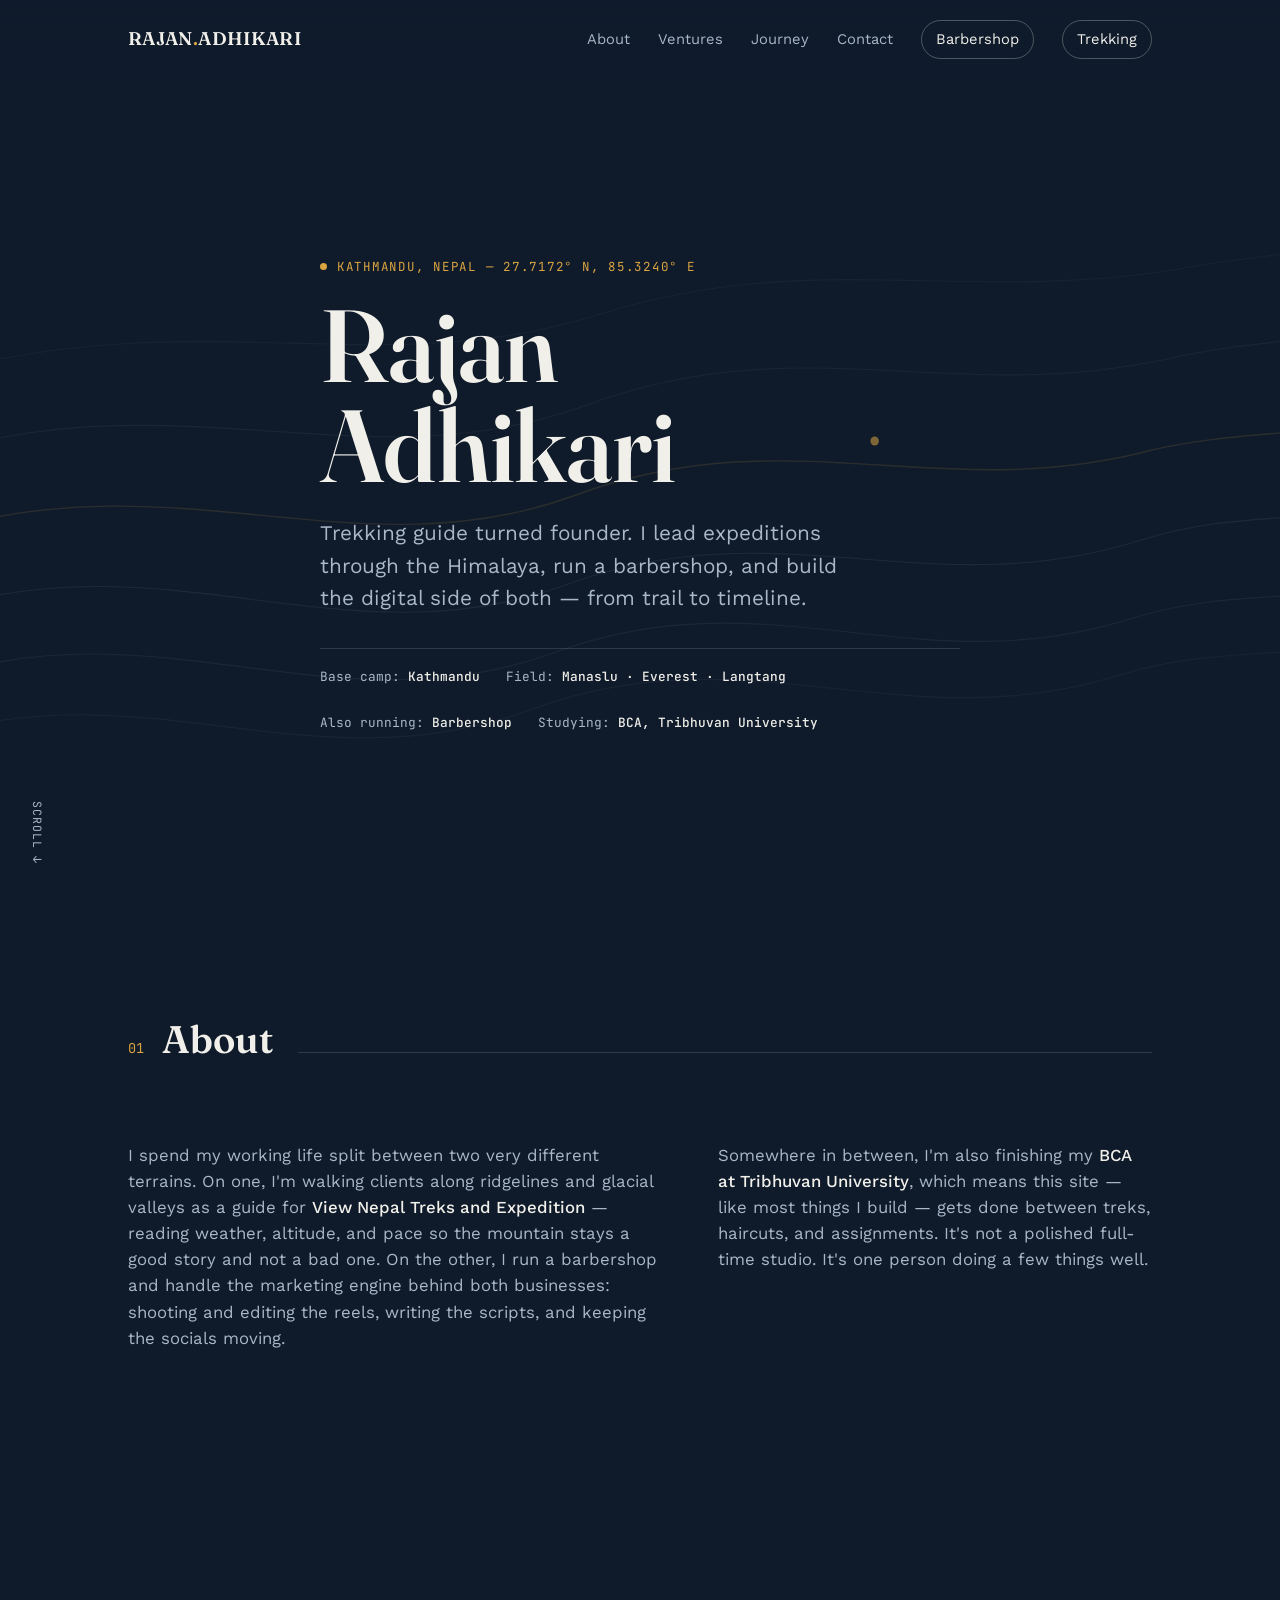
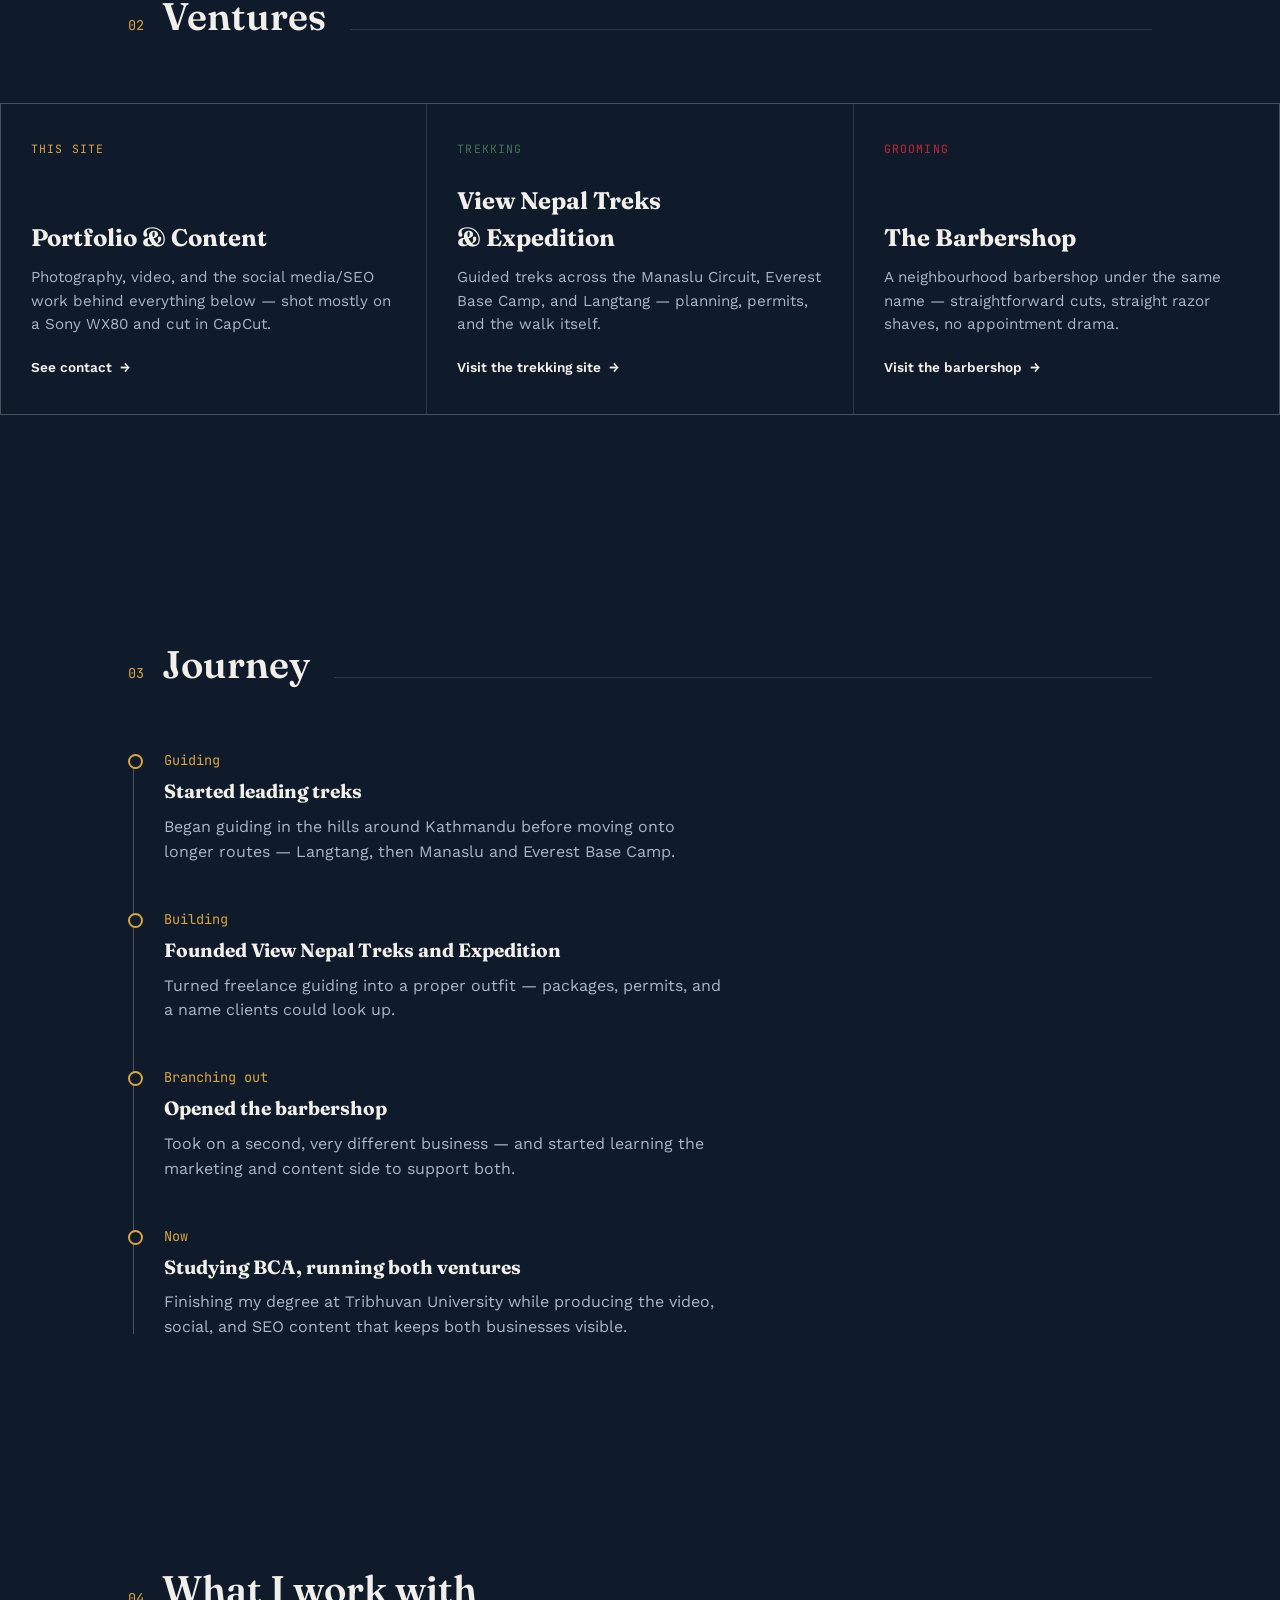
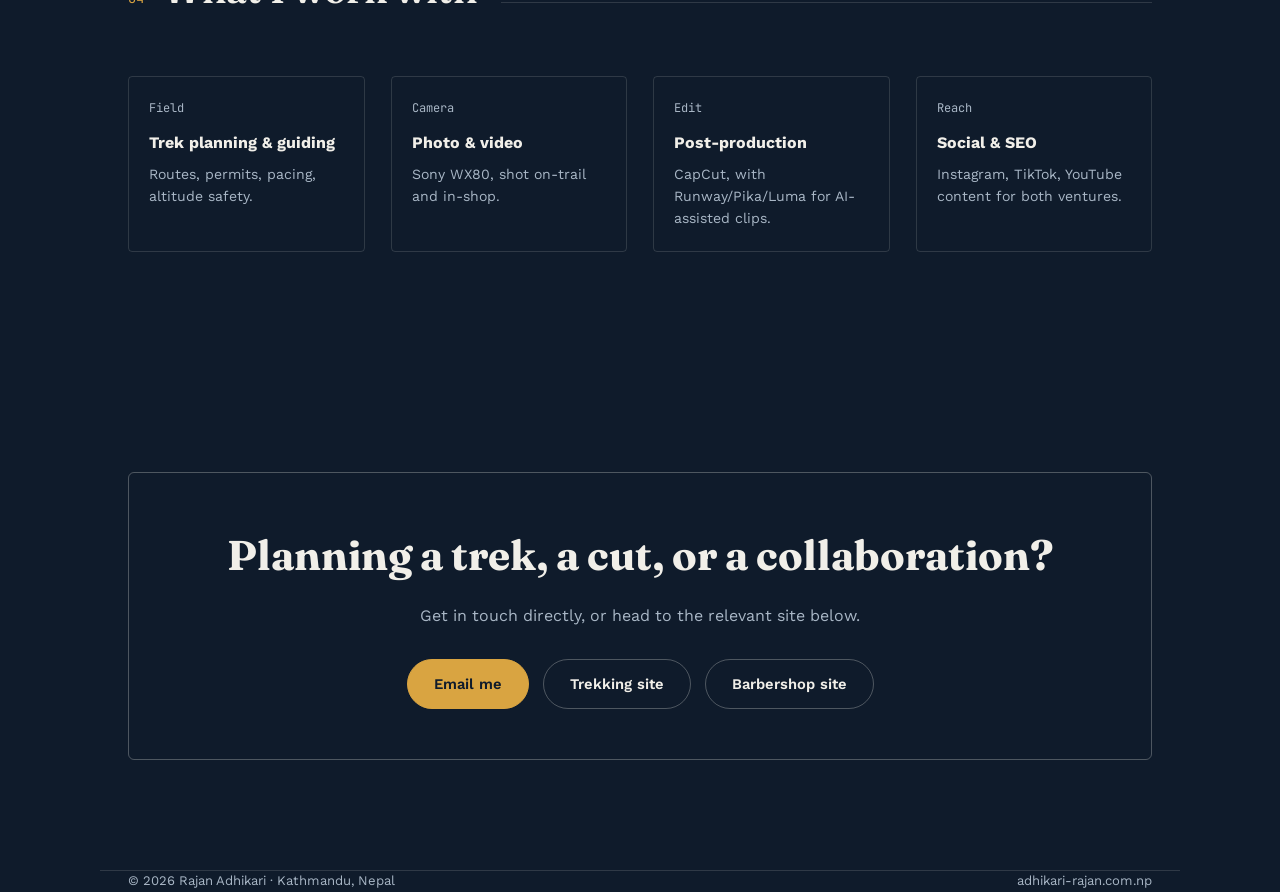
<file: index.html>
<!DOCTYPE html>
<html lang="en">
<head>
<meta charset="UTF-8">
<meta name="viewport" content="width=device-width, initial-scale=1.0">
<title>Rajan Adhikari — Trekking Guide &amp; Founder, Kathmandu</title>
<meta name="description" content="Rajan Adhikari — trekking guide and entrepreneur based in Kathmandu, Nepal. Founder of View Nepal Treks and Expedition, with ventures in grooming and digital content.">
<link rel="preconnect" href="https://fonts.googleapis.com">
<link href="https://fonts.googleapis.com/css2?family=Fraunces:wght@500;600;700&family=Work+Sans:wght@400;500;600&family=JetBrains+Mono:wght@400;500&display=swap" rel="stylesheet">
<link rel="stylesheet" href="/style.css">
</head>
<body>

<nav class="site-nav">
  <div class="wrap">
    <a href="/" class="brandmark">RAJAN<span class="dot">.</span>ADHIKARI</a>
    <button class="nav-toggle">☰</button>
    <div class="nav-links">
      <a href="#about">About</a>
      <a href="#ventures">Ventures</a>
      <a href="#journey">Journey</a>
      <a href="#contact">Contact</a>
      <a href="/barbershop/" class="venture">Barbershop</a>
      <a href="/travel/" class="venture">Trekking</a>
    </div>
  </div>
</nav>

<header class="hero">
  <div class="contour-field">
    <svg viewBox="0 0 1200 800" preserveAspectRatio="none" xmlns="http://www.w3.org/2000/svg">
      <path d="M-50,650 C150,600 300,700 500,630 C700,560 850,660 1050,600 C1150,570 1250,590 1300,560" fill="none" stroke="#F1EFE9" stroke-opacity="0.08" stroke-width="1"/>
      <path d="M-50,600 C150,540 320,650 520,580 C720,510 860,610 1060,550 C1160,520 1250,540 1300,510" fill="none" stroke="#F1EFE9" stroke-opacity="0.10" stroke-width="1"/>
      <path d="M-50,540 C160,480 330,590 530,520 C730,450 870,540 1070,480 C1170,450 1250,470 1300,440" fill="none" stroke="#F1EFE9" stroke-opacity="0.12" stroke-width="1"/>
      <path d="M-50,470 C170,410 340,510 540,440 C740,370 880,450 1080,400 C1170,380 1250,390 1300,365" fill="none" stroke="#D9A441" stroke-opacity="0.25" stroke-width="1.2"/>
      <path d="M-50,400 C180,340 350,430 550,360 C750,290 890,360 1090,320 C1180,300 1250,305 1300,285" fill="none" stroke="#F1EFE9" stroke-opacity="0.09" stroke-width="1"/>
      <path d="M-50,330 C190,270 360,340 560,280 C760,220 900,270 1100,240 C1180,225 1250,225 1300,210" fill="none" stroke="#F1EFE9" stroke-opacity="0.07" stroke-width="1"/>
      <circle cx="820" cy="392" r="4" fill="#D9A441"/>
    </svg>
  </div>

  <div class="wrap hero-inner">
    <div class="eyebrow"><span class="pulse"></span> Kathmandu, Nepal — 27.7172° N, 85.3240° E</div>
    <h1>Rajan<br>Adhikari</h1>
    <p class="lede">Trekking guide turned founder. I lead expeditions through the Himalaya, run a barbershop, and build the digital side of both — from trail to timeline.</p>
    <div class="coord-strip">
      <span>Base camp: <b>Kathmandu</b></span>
      <span>Field: <b>Manaslu · Everest · Langtang</b></span>
      <span>Also running: <b>Barbershop</b></span>
      <span>Studying: <b>BCA, Tribhuvan University</b></span>
    </div>
  </div>
  <div class="scroll-cue">Scroll ↓</div>
</header>

<section id="about">
  <div class="wrap">
    <div class="section-head">
      <span class="section-num">01</span>
      <h2>About</h2>
      <div class="section-rule"></div>
    </div>
    <div class="about-grid reveal">
      <p>
        I spend my working life split between two very different terrains. On one, I'm walking clients
        along ridgelines and glacial valleys as a guide for <strong>View Nepal Treks and Expedition</strong> —
        reading weather, altitude, and pace so the mountain stays a good story and not a bad one.
        On the other, I run a barbershop and handle the marketing engine behind both businesses:
        shooting and editing the reels, writing the scripts, and keeping the socials moving.
      </p>
      <p>
        Somewhere in between, I'm also finishing my <strong>BCA at Tribhuvan University</strong>,
        which means this site — like most things I build — gets done between treks, haircuts, and
        assignments. It's not a polished full-time studio. It's one person doing a few things well.
      </p>
    </div>
  </div>
</section>

<section id="ventures">
  <div class="wrap">
    <div class="section-head">
      <span class="section-num">02</span>
      <h2>Ventures</h2>
      <div class="section-rule"></div>
    </div>
  </div>
  <div class="ventures reveal">
    <div class="venture-card gold">
      <div class="venture-tag">This site</div>
      <h3>Portfolio &amp; Content</h3>
      <p>Photography, video, and the social media/SEO work behind everything below — shot mostly on a Sony WX80 and cut in CapCut.</p>
      <a href="#contact" class="venture-link">See contact <span class="arrow">→</span></a>
    </div>
    <div class="venture-card green">
      <div class="venture-tag">Trekking</div>
      <h3>View Nepal Treks<br>&amp; Expedition</h3>
      <p>Guided treks across the Manaslu Circuit, Everest Base Camp, and Langtang — planning, permits, and the walk itself.</p>
      <a href="/travel/" class="venture-link">Visit the trekking site <span class="arrow">→</span></a>
    </div>
    <div class="venture-card red">
      <div class="venture-tag">Grooming</div>
      <h3>The Barbershop</h3>
      <p>A neighbourhood barbershop under the same name — straightforward cuts, straight razor shaves, no appointment drama.</p>
      <a href="/barbershop/" class="venture-link">Visit the barbershop <span class="arrow">→</span></a>
    </div>
  </div>
</section>

<section id="journey">
  <div class="wrap">
    <div class="section-head">
      <span class="section-num">03</span>
      <h2>Journey</h2>
      <div class="section-rule"></div>
    </div>
    <div class="timeline reveal">
      <div class="tl-item">
        <div class="tl-year">Guiding</div>
        <h4>Started leading treks</h4>
        <p>Began guiding in the hills around Kathmandu before moving onto longer routes — Langtang, then Manaslu and Everest Base Camp.</p>
      </div>
      <div class="tl-item">
        <div class="tl-year">Building</div>
        <h4>Founded View Nepal Treks and Expedition</h4>
        <p>Turned freelance guiding into a proper outfit — packages, permits, and a name clients could look up.</p>
      </div>
      <div class="tl-item">
        <div class="tl-year">Branching out</div>
        <h4>Opened the barbershop</h4>
        <p>Took on a second, very different business — and started learning the marketing and content side to support both.</p>
      </div>
      <div class="tl-item">
        <div class="tl-year">Now</div>
        <h4>Studying BCA, running both ventures</h4>
        <p>Finishing my degree at Tribhuvan University while producing the video, social, and SEO content that keeps both businesses visible.</p>
      </div>
    </div>
  </div>
</section>

<section id="focus">
  <div class="wrap">
    <div class="section-head">
      <span class="section-num">04</span>
      <h2>What I work with</h2>
      <div class="section-rule"></div>
    </div>
    <div class="focus-grid reveal">
      <div class="focus-item">
        <span class="n">Field</span>
        <h4>Trek planning &amp; guiding</h4>
        <p>Routes, permits, pacing, altitude safety.</p>
      </div>
      <div class="focus-item">
        <span class="n">Camera</span>
        <h4>Photo &amp; video</h4>
        <p>Sony WX80, shot on-trail and in-shop.</p>
      </div>
      <div class="focus-item">
        <span class="n">Edit</span>
        <h4>Post-production</h4>
        <p>CapCut, with Runway/Pika/Luma for AI-assisted clips.</p>
      </div>
      <div class="focus-item">
        <span class="n">Reach</span>
        <h4>Social &amp; SEO</h4>
        <p>Instagram, TikTok, YouTube content for both ventures.</p>
      </div>
    </div>
  </div>
</section>

<section id="contact">
  <div class="wrap">
    <div class="contact-box reveal">
      <h2>Planning a trek, a cut, or a collaboration?</h2>
      <p>Get in touch directly, or head to the relevant site below.</p>
      <div class="contact-links">
        <a href="mailto:hello@adhikari-rajan.com.np" class="btn primary">Email me</a>
        <a href="/travel/" class="btn ghost">Trekking site</a>
        <a href="/barbershop/" class="btn ghost">Barbershop site</a>
      </div>
    </div>
  </div>
</section>

<footer class="wrap">
  <span>© <span id="year"></span> Rajan Adhikari · Kathmandu, Nepal</span>
  <span>adhikari-rajan.com.np</span>
</footer>

<script>document.getElementById('year').textContent = new Date().getFullYear();</script>
<script src="/script.js"></script>
</body>
</html>
</file>
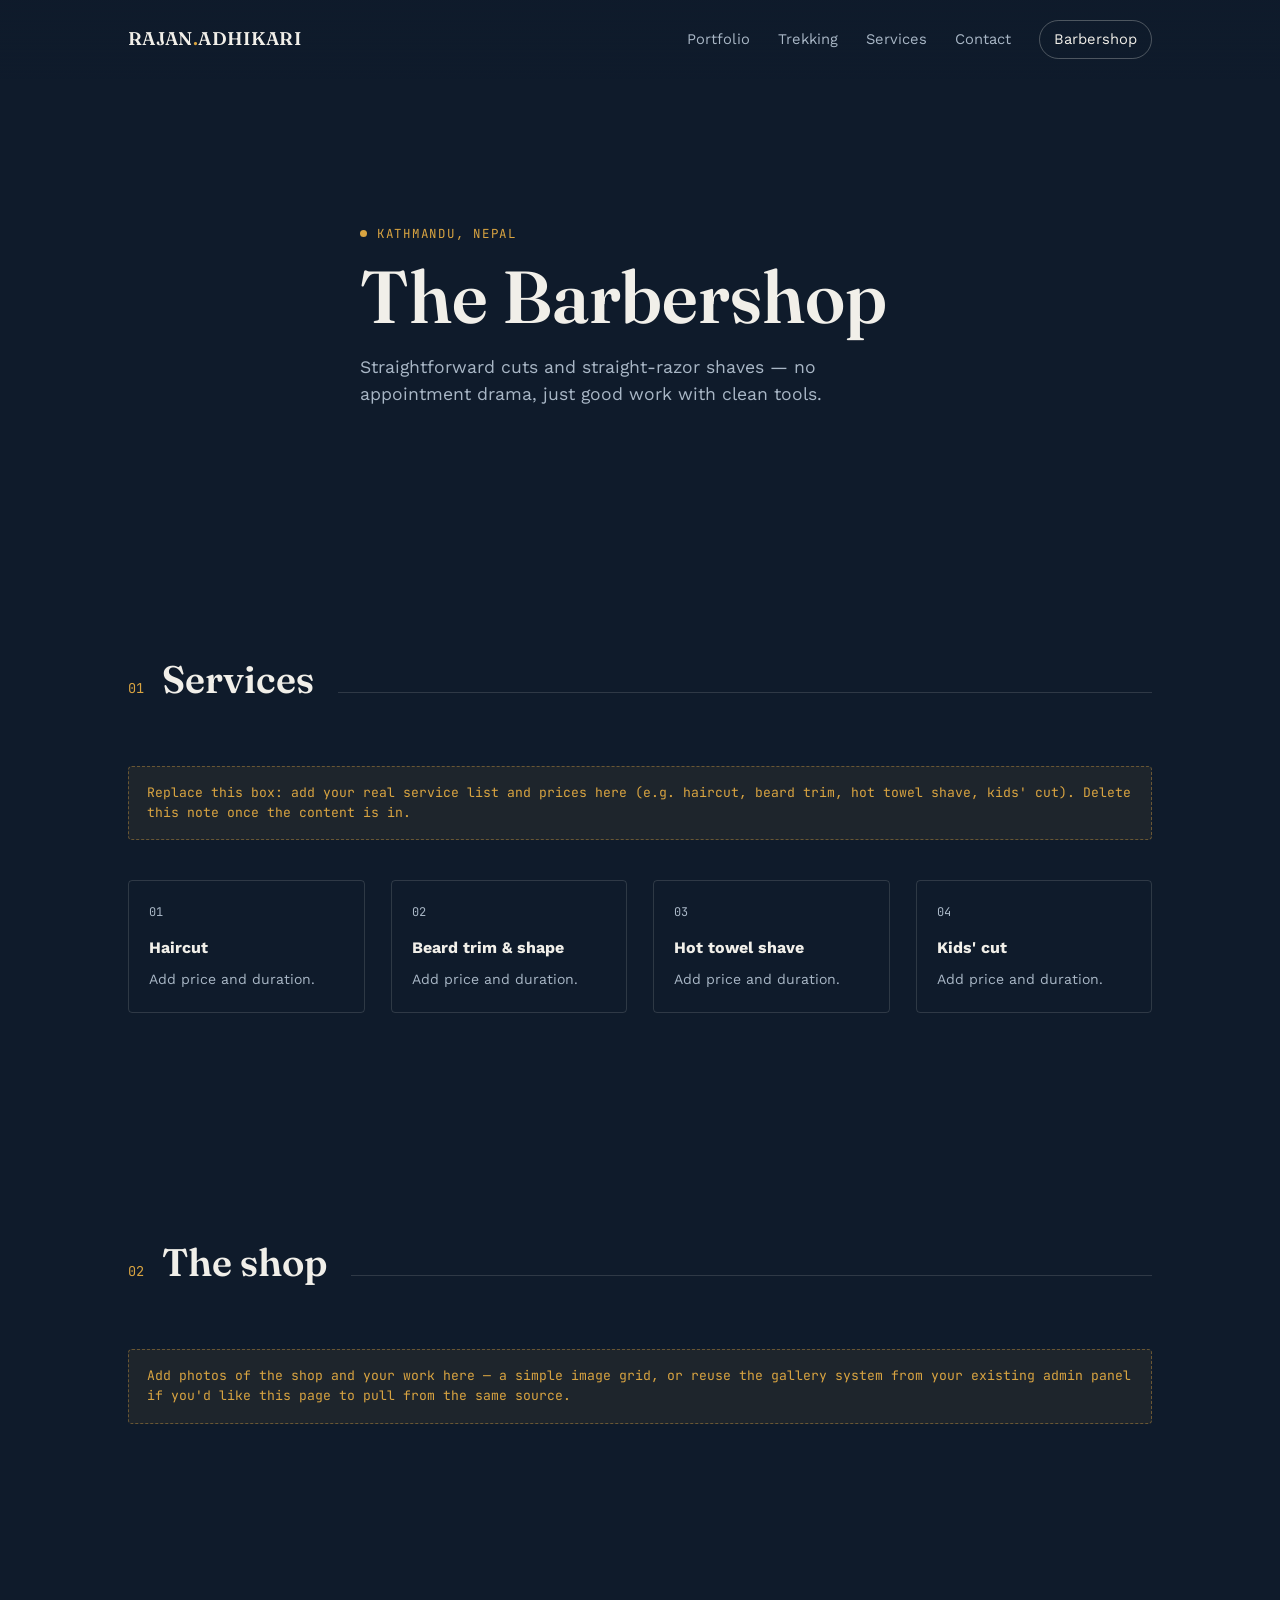
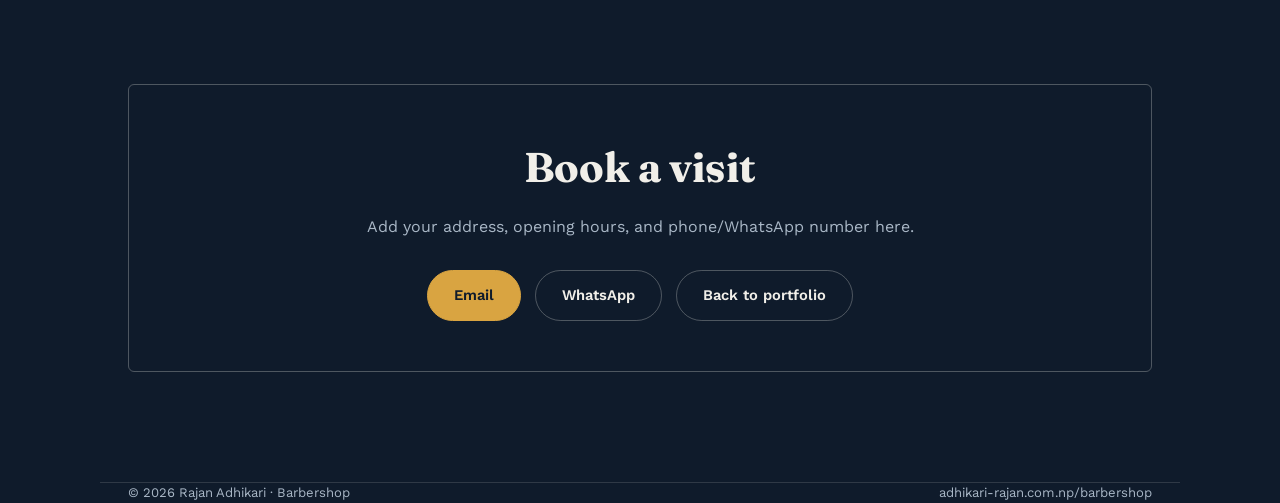
<file: barbershop/index.html>
<!DOCTYPE html>
<html lang="en">
<head>
<meta charset="UTF-8">
<meta name="viewport" content="width=device-width, initial-scale=1.0">
<title>Barbershop — Rajan Adhikari</title>
<meta name="description" content="Barbershop by Rajan Adhikari — cuts, shaves, and grooming in Kathmandu.">
<link rel="preconnect" href="https://fonts.googleapis.com">
<link href="https://fonts.googleapis.com/css2?family=Fraunces:wght@500;600;700&family=Work+Sans:wght@400;500;600&family=JetBrains+Mono:wght@400;500&display=swap" rel="stylesheet">
<link rel="stylesheet" href="/style.css">
</head>
<body>

<nav class="site-nav">
  <div class="wrap">
    <a href="/" class="brandmark">RAJAN<span class="dot">.</span>ADHIKARI</a>
    <button class="nav-toggle">☰</button>
    <div class="nav-links">
      <a href="/">Portfolio</a>
      <a href="/travel/">Trekking</a>
      <a href="#services">Services</a>
      <a href="#contact">Contact</a>
      <a href="/barbershop/" class="venture active">Barbershop</a>
    </div>
  </div>
</nav>

<header class="subhero">
  <div class="wrap">
    <div class="eyebrow"><span class="pulse"></span> Kathmandu, Nepal</div>
    <h1>The Barbershop</h1>
    <p class="lede">Straightforward cuts and straight-razor shaves — no appointment drama, just good work with clean tools.</p>
  </div>
</header>

<section id="services">
  <div class="wrap">
    <div class="section-head">
      <span class="section-num">01</span>
      <h2>Services</h2>
      <div class="section-rule"></div>
    </div>
    <div class="placeholder-note reveal">
      Replace this box: add your real service list and prices here (e.g. haircut, beard trim, hot towel shave, kids' cut).
      Delete this note once the content is in.
    </div>
    <div class="focus-grid reveal">
      <div class="focus-item">
        <span class="n">01</span>
        <h4>Haircut</h4>
        <p>Add price and duration.</p>
      </div>
      <div class="focus-item">
        <span class="n">02</span>
        <h4>Beard trim &amp; shape</h4>
        <p>Add price and duration.</p>
      </div>
      <div class="focus-item">
        <span class="n">03</span>
        <h4>Hot towel shave</h4>
        <p>Add price and duration.</p>
      </div>
      <div class="focus-item">
        <span class="n">04</span>
        <h4>Kids' cut</h4>
        <p>Add price and duration.</p>
      </div>
    </div>
  </div>
</section>

<section id="gallery">
  <div class="wrap">
    <div class="section-head">
      <span class="section-num">02</span>
      <h2>The shop</h2>
      <div class="section-rule"></div>
    </div>
    <div class="placeholder-note reveal">
      Add photos of the shop and your work here — a simple image grid, or reuse the gallery system from your
      existing admin panel if you'd like this page to pull from the same source.
    </div>
  </div>
</section>

<section id="contact">
  <div class="wrap">
    <div class="contact-box reveal">
      <h2>Book a visit</h2>
      <p>Add your address, opening hours, and phone/WhatsApp number here.</p>
      <div class="contact-links">
        <a href="mailto:hello@adhikari-rajan.com.np" class="btn primary">Email</a>
        <a href="#" class="btn ghost">WhatsApp</a>
        <a href="/" class="btn ghost">Back to portfolio</a>
      </div>
    </div>
  </div>
</section>

<footer class="wrap">
  <span>© <span id="year"></span> Rajan Adhikari · Barbershop</span>
  <span>adhikari-rajan.com.np/barbershop</span>
</footer>

<script>document.getElementById('year').textContent = new Date().getFullYear();</script>
<script src="/script.js"></script>
</body>
</html>
</file>
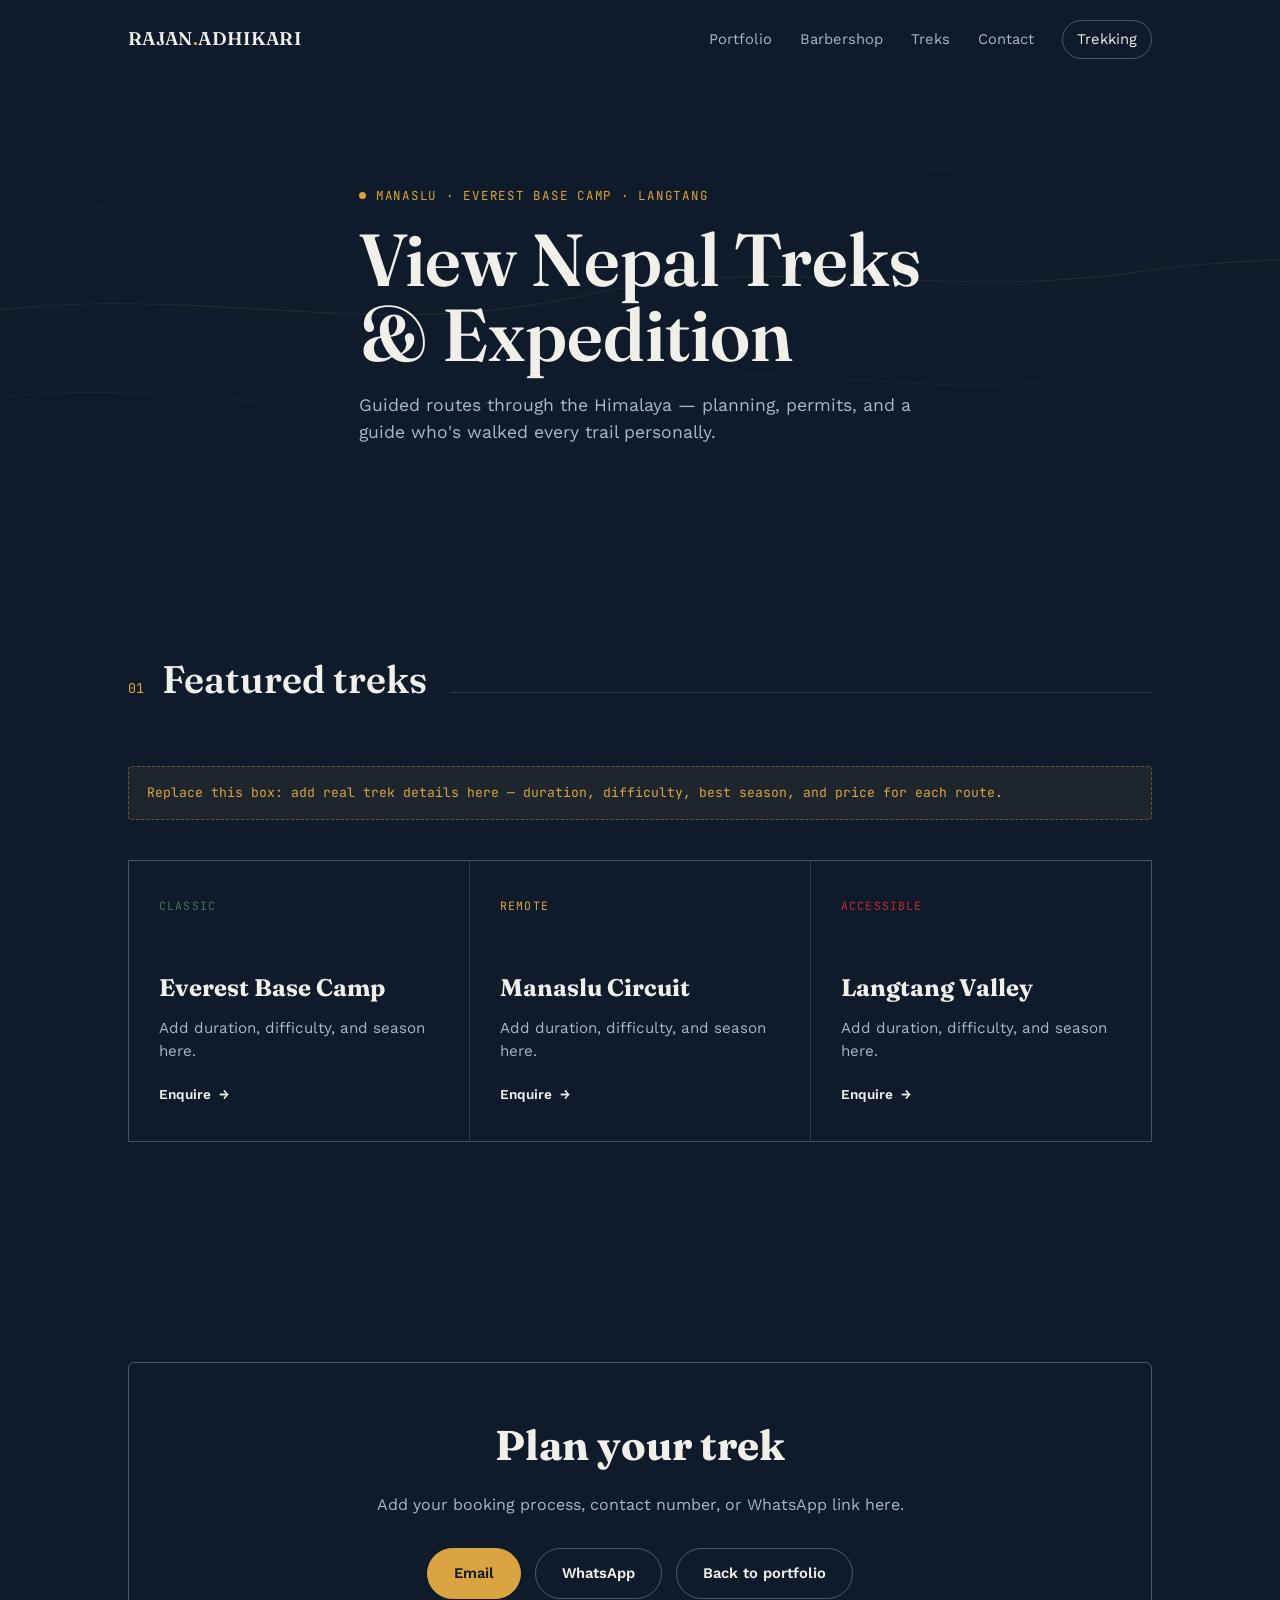
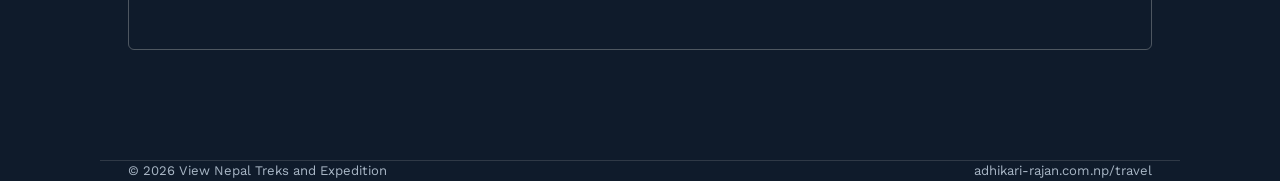
<file: travel/index.html>
<!DOCTYPE html>
<html lang="en">
<head>
<meta charset="UTF-8">
<meta name="viewport" content="width=device-width, initial-scale=1.0">
<title>View Nepal Treks and Expedition — Rajan Adhikari</title>
<meta name="description" content="View Nepal Treks and Expedition — guided treks across the Manaslu Circuit, Everest Base Camp, and Langtang, led by Rajan Adhikari.">
<link rel="preconnect" href="https://fonts.googleapis.com">
<link href="https://fonts.googleapis.com/css2?family=Fraunces:wght@500;600;700&family=Work+Sans:wght@400;500;600&family=JetBrains+Mono:wght@400;500&display=swap" rel="stylesheet">
<link rel="stylesheet" href="/style.css">
</head>
<body>

<nav class="site-nav">
  <div class="wrap">
    <a href="/" class="brandmark">RAJAN<span class="dot">.</span>ADHIKARI</a>
    <button class="nav-toggle">☰</button>
    <div class="nav-links">
      <a href="/">Portfolio</a>
      <a href="/barbershop/">Barbershop</a>
      <a href="#treks">Treks</a>
      <a href="#contact">Contact</a>
      <a href="/travel/" class="venture active">Trekking</a>
    </div>
  </div>
</nav>

<header class="subhero">
  <div class="contour-field">
    <svg viewBox="0 0 1200 800" preserveAspectRatio="none" xmlns="http://www.w3.org/2000/svg">
      <path d="M-50,600 C150,540 320,650 520,580 C720,510 860,610 1060,550 C1160,520 1250,540 1300,510" fill="none" stroke="#F1EFE9" stroke-opacity="0.10" stroke-width="1"/>
      <path d="M-50,470 C170,410 340,510 540,440 C740,370 880,450 1080,400 C1170,380 1250,390 1300,365" fill="none" stroke="#D9A441" stroke-opacity="0.22" stroke-width="1.2"/>
      <path d="M-50,330 C190,270 360,340 560,280 C760,220 900,270 1100,240 C1180,225 1250,225 1300,210" fill="none" stroke="#F1EFE9" stroke-opacity="0.08" stroke-width="1"/>
    </svg>
  </div>
  <div class="wrap hero-inner">
    <div class="eyebrow"><span class="pulse"></span> Manaslu · Everest Base Camp · Langtang</div>
    <h1>View Nepal Treks<br>&amp; Expedition</h1>
    <p class="lede">Guided routes through the Himalaya — planning, permits, and a guide who's walked every trail personally.</p>
  </div>
</header>

<section id="treks">
  <div class="wrap">
    <div class="section-head">
      <span class="section-num">01</span>
      <h2>Featured treks</h2>
      <div class="section-rule"></div>
    </div>
    <div class="placeholder-note reveal">
      Replace this box: add real trek details here — duration, difficulty, best season, and price for each route.
    </div>
    <div class="ventures reveal" style="border:1px solid var(--line); background:var(--line);">
      <div class="venture-card green">
        <div class="venture-tag">Classic</div>
        <h3>Everest Base Camp</h3>
        <p>Add duration, difficulty, and season here.</p>
        <a href="#contact" class="venture-link">Enquire <span class="arrow">→</span></a>
      </div>
      <div class="venture-card gold">
        <div class="venture-tag">Remote</div>
        <h3>Manaslu Circuit</h3>
        <p>Add duration, difficulty, and season here.</p>
        <a href="#contact" class="venture-link">Enquire <span class="arrow">→</span></a>
      </div>
      <div class="venture-card red">
        <div class="venture-tag">Accessible</div>
        <h3>Langtang Valley</h3>
        <p>Add duration, difficulty, and season here.</p>
        <a href="#contact" class="venture-link">Enquire <span class="arrow">→</span></a>
      </div>
    </div>
  </div>
</section>

<section id="contact">
  <div class="wrap">
    <div class="contact-box reveal">
      <h2>Plan your trek</h2>
      <p>Add your booking process, contact number, or WhatsApp link here.</p>
      <div class="contact-links">
        <a href="mailto:hello@adhikari-rajan.com.np" class="btn primary">Email</a>
        <a href="#" class="btn ghost">WhatsApp</a>
        <a href="/" class="btn ghost">Back to portfolio</a>
      </div>
    </div>
  </div>
</section>

<footer class="wrap">
  <span>© <span id="year"></span> View Nepal Treks and Expedition</span>
  <span>adhikari-rajan.com.np/travel</span>
</footer>

<script>document.getElementById('year').textContent = new Date().getFullYear();</script>
<script src="/script.js"></script>
</body>
</html>
</file>
<file: style.css>
/* ===================================================================
   adhikari-rajan.com.np — shared styles
   Theme: night sky over the Himalaya + prayer-flag accents + contour lines
   =================================================================== */

:root{
  --bg:        #0F1B2B;   /* deep dusk-blue, high-altitude night sky */
  --bg-alt:    #16273A;   /* slightly lighter panel */
  --ink:       #F1EFE9;   /* warm snow white */
  --ink-dim:   #A9B7C6;   /* muted blue-grey for secondary text */
  --red:       #C1272D;   /* prayer-flag red */
  --gold:      #D9A441;   /* prayer-flag gold */
  --green:     #3F7355;   /* prayer-flag green, muted */
  --line:      rgba(241,239,233,0.14);
  --line-strong: rgba(241,239,233,0.28);

  --display: "Fraunces", "Georgia", serif;
  --body:    "Work Sans", "Helvetica Neue", Arial, sans-serif;
  --mono:    "JetBrains Mono", "Courier New", monospace;
}

*{ box-sizing:border-box; }
html{ scroll-behavior:smooth; }

body{
  margin:0;
  background:var(--bg);
  color:var(--ink);
  font-family:var(--body);
  line-height:1.55;
  -webkit-font-smoothing:antialiased;
}

a{ color:inherit; text-decoration:none; }

img{ max-width:100%; display:block; }

.wrap{
  max-width:1080px;
  margin:0 auto;
  padding:0 28px;
}

/* ---------- Nav ---------- */
.site-nav{
  position:fixed;
  top:0; left:0; right:0;
  z-index:100;
  padding:20px 0;
  background:linear-gradient(to bottom, rgba(15,27,43,0.92), rgba(15,27,43,0));
  transition:background .3s ease, padding .3s ease;
}
.site-nav.scrolled{
  background:rgba(15,27,43,0.92);
  backdrop-filter:blur(6px);
  padding:14px 0;
  border-bottom:1px solid var(--line);
}
.site-nav .wrap{
  display:flex;
  align-items:center;
  justify-content:space-between;
}
.brandmark{
  font-family:var(--display);
  font-weight:600;
  font-size:1.15rem;
  letter-spacing:.02em;
}
.brandmark .dot{ color:var(--gold); }

.nav-links{
  display:flex;
  gap:28px;
  align-items:center;
  font-size:.92rem;
}
.nav-links a{
  color:var(--ink-dim);
  transition:color .2s ease;
}
.nav-links a:hover, .nav-links a.active{ color:var(--ink); }
.nav-links a.venture{
  border:1px solid var(--line-strong);
  padding:7px 14px;
  border-radius:100px;
  color:var(--ink);
}
.nav-links a.venture:hover{ border-color:var(--gold); color:var(--gold); }

.nav-toggle{ display:none; }

@media (max-width:720px){
  .nav-links{
    position:fixed;
    top:0; right:0;
    height:100vh;
    width:min(78vw, 320px);
    background:var(--bg-alt);
    flex-direction:column;
    justify-content:center;
    align-items:flex-start;
    padding:0 40px;
    gap:24px;
    transform:translateX(100%);
    transition:transform .35s ease;
    border-left:1px solid var(--line);
  }
  .nav-links.open{ transform:translateX(0); }
  .nav-toggle{
    display:block;
    background:none; border:none; color:var(--ink);
    font-size:1.6rem; cursor:pointer; line-height:1;
  }
}

/* ---------- Hero ---------- */
.hero{
  position:relative;
  min-height:100vh;
  display:flex;
  flex-direction:column;
  justify-content:center;
  overflow:hidden;
  padding-top:90px;
}
.contour-field{
  position:absolute;
  inset:0;
  z-index:0;
  opacity:.55;
  pointer-events:none;
}
.contour-field svg{ width:100%; height:100%; }

.hero-inner{ position:relative; z-index:1; }

.eyebrow{
  font-family:var(--mono);
  font-size:.78rem;
  letter-spacing:.14em;
  text-transform:uppercase;
  color:var(--gold);
  margin-bottom:18px;
  display:flex;
  align-items:center;
  gap:10px;
}
.eyebrow .pulse{
  width:7px; height:7px; border-radius:50%;
  background:var(--gold);
  box-shadow:0 0 0 0 rgba(217,164,65,.6);
  animation:pulse 2.4s infinite;
}
@keyframes pulse{
  0%{ box-shadow:0 0 0 0 rgba(217,164,65,.55); }
  70%{ box-shadow:0 0 0 12px rgba(217,164,65,0); }
  100%{ box-shadow:0 0 0 0 rgba(217,164,65,0); }
}

.hero h1{
  font-family:var(--display);
  font-weight:600;
  font-size:clamp(2.8rem, 9vw, 6.4rem);
  line-height:.98;
  margin:0 0 22px;
  letter-spacing:-.01em;
}
.hero p.lede{
  font-size:clamp(1.05rem, 2vw, 1.3rem);
  color:var(--ink-dim);
  max-width:540px;
  margin:0 0 34px;
}

.coord-strip{
  font-family:var(--mono);
  font-size:.8rem;
  color:var(--ink-dim);
  display:flex;
  gap:26px;
  flex-wrap:wrap;
  border-top:1px solid var(--line);
  padding-top:18px;
  max-width:640px;
}
.coord-strip span b{ color:var(--ink); font-weight:500; }

.scroll-cue{
  position:absolute;
  bottom:36px; left:28px;
  font-family:var(--mono);
  font-size:.72rem;
  color:var(--ink-dim);
  letter-spacing:.08em;
  text-transform:uppercase;
  writing-mode:vertical-rl;
}

/* ---------- Section scaffolding ---------- */
section{ padding:110px 0; position:relative; }
.section-head{
  display:flex;
  align-items:baseline;
  gap:18px;
  margin-bottom:56px;
}
.section-num{
  font-family:var(--mono);
  color:var(--gold);
  font-size:.85rem;
}
.section-head h2{
  font-family:var(--display);
  font-weight:600;
  font-size:clamp(1.7rem, 3.4vw, 2.4rem);
  margin:0;
}
.section-rule{
  flex:1;
  height:1px;
  background:var(--line);
  margin-left:6px;
}

/* ---------- About ---------- */
.about-grid{
  display:grid;
  grid-template-columns:1.1fr .9fr;
  gap:60px;
}
@media (max-width:800px){ .about-grid{ grid-template-columns:1fr; } }
.about-grid p{ color:var(--ink-dim); font-size:1.05rem; }
.about-grid p strong{ color:var(--ink); font-weight:500; }

.stat-block{
  border-left:1px solid var(--line-strong);
  padding-left:22px;
}
.stat-row{
  display:flex;
  justify-content:space-between;
  padding:14px 0;
  border-bottom:1px solid var(--line);
  font-family:var(--mono);
  font-size:.85rem;
}
.stat-row:last-child{ border-bottom:none; }
.stat-row span:first-child{ color:var(--ink-dim); }

/* ---------- Ventures ---------- */
.ventures{
  display:grid;
  grid-template-columns:repeat(3, 1fr);
  gap:1px;
  background:var(--line);
  border:1px solid var(--line);
}
@media (max-width:820px){ .ventures{ grid-template-columns:1fr; } }
.venture-card{
  background:var(--bg);
  padding:36px 30px;
  transition:background .25s ease;
  display:flex;
  flex-direction:column;
  min-height:280px;
}
.venture-card:hover{ background:var(--bg-alt); }
.venture-tag{
  font-family:var(--mono);
  font-size:.72rem;
  letter-spacing:.1em;
  text-transform:uppercase;
  color:var(--ink-dim);
  margin-bottom:auto;
  padding-bottom:24px;
}
.venture-card h3{
  font-family:var(--display);
  font-size:1.5rem;
  margin:0 0 10px;
}
.venture-card p{
  color:var(--ink-dim);
  font-size:.95rem;
  margin:0 0 20px;
}
.venture-link{
  font-size:.85rem;
  font-weight:600;
  display:inline-flex;
  align-items:center;
  gap:8px;
  color:var(--ink);
}
.venture-link .arrow{ transition:transform .2s ease; }
.venture-card:hover .venture-link .arrow{ transform:translateX(4px); }
.venture-card.red .venture-tag{ color:var(--red); }
.venture-card.green .venture-tag{ color:var(--green); }
.venture-card.gold .venture-tag{ color:var(--gold); }

/* ---------- Journey timeline ---------- */
.timeline{ position:relative; padding-left:36px; }
.timeline::before{
  content:"";
  position:absolute;
  left:5px; top:6px; bottom:6px;
  width:1px;
  background:var(--line-strong);
}
.tl-item{ position:relative; padding-bottom:44px; }
.tl-item:last-child{ padding-bottom:0; }
.tl-item::before{
  content:"";
  position:absolute;
  left:-36px; top:4px;
  width:11px; height:11px;
  border-radius:50%;
  background:var(--bg);
  border:2px solid var(--gold);
}
.tl-year{
  font-family:var(--mono);
  color:var(--gold);
  font-size:.85rem;
  margin-bottom:6px;
}
.tl-item h4{
  font-family:var(--display);
  font-size:1.2rem;
  margin:0 0 8px;
}
.tl-item p{ color:var(--ink-dim); margin:0; max-width:560px; }

/* ---------- Focus / skills ---------- */
.focus-grid{
  display:grid;
  grid-template-columns:repeat(4, 1fr);
  gap:26px;
}
@media (max-width:820px){ .focus-grid{ grid-template-columns:repeat(2,1fr); } }
@media (max-width:480px){ .focus-grid{ grid-template-columns:1fr; } }
.focus-item{
  border:1px solid var(--line);
  padding:22px 20px;
  border-radius:4px;
}
.focus-item .n{
  font-family:var(--mono);
  color:var(--ink-dim);
  font-size:.75rem;
  margin-bottom:14px;
  display:block;
}
.focus-item h4{ margin:0 0 8px; font-size:1rem; }
.focus-item p{ margin:0; color:var(--ink-dim); font-size:.88rem; }

/* ---------- Contact ---------- */
.contact-box{
  border:1px solid var(--line-strong);
  padding:50px 40px;
  text-align:center;
  border-radius:6px;
  position:relative;
  overflow:hidden;
}
.contact-box h2{
  font-family:var(--display);
  font-size:clamp(1.8rem, 4vw, 2.6rem);
  margin:0 0 16px;
}
.contact-box p{ color:var(--ink-dim); margin:0 0 30px; }
.contact-links{
  display:flex;
  justify-content:center;
  gap:14px;
  flex-wrap:wrap;
}
.btn{
  display:inline-block;
  padding:13px 26px;
  border-radius:100px;
  font-size:.92rem;
  font-weight:600;
  border:1px solid var(--line-strong);
  transition:all .2s ease;
}
.btn.primary{ background:var(--gold); color:var(--bg); border-color:var(--gold); }
.btn.primary:hover{ background:#e8b552; }
.btn.ghost:hover{ border-color:var(--ink); }

/* ---------- Footer ---------- */
footer{
  border-top:1px solid var(--line);
  padding:40px 0;
  font-size:.82rem;
  color:var(--ink-dim);
  display:flex;
  justify-content:space-between;
  flex-wrap:wrap;
  gap:12px;
}

/* ---------- Sub-page hero (barbershop / travel) ---------- */
.subhero{
  min-height:60vh;
  display:flex;
  flex-direction:column;
  justify-content:center;
  padding-top:110px;
  position:relative;
  overflow:hidden;
}
.subhero .eyebrow{ margin-bottom:16px; }
.subhero h1{
  font-family:var(--display);
  font-weight:600;
  font-size:clamp(2.4rem, 7vw, 4.6rem);
  margin:0 0 20px;
  line-height:1.02;
}
.subhero p.lede{ color:var(--ink-dim); max-width:560px; font-size:1.1rem; }

.placeholder-note{
  font-family:var(--mono);
  font-size:.82rem;
  color:var(--gold);
  background:rgba(217,164,65,.08);
  border:1px dashed rgba(217,164,65,.4);
  padding:16px 18px;
  border-radius:4px;
  margin-bottom:40px;
}

.reveal{
  opacity:0;
  transform:translateY(18px);
  transition:opacity .7s ease, transform .7s ease;
}
.reveal.in{ opacity:1; transform:translateY(0); }
</file>
